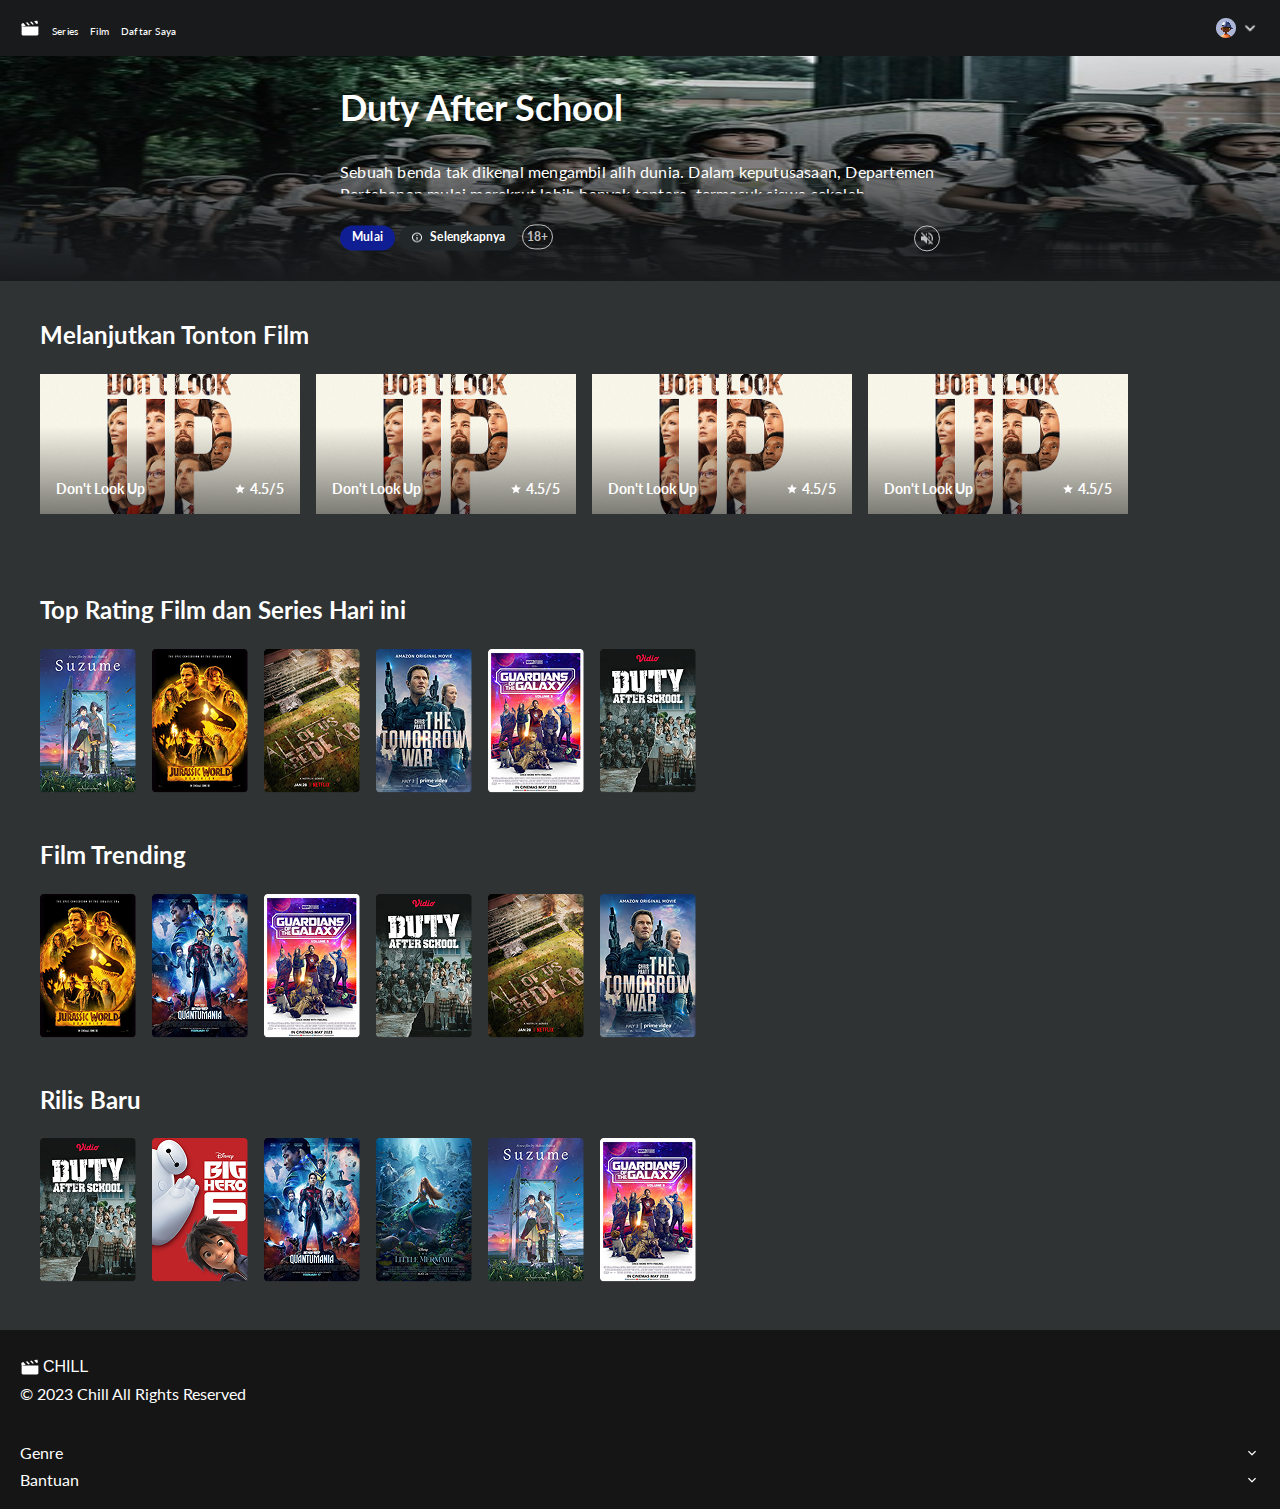
<file: index.html>
<!DOCTYPE html>
<html lang="en">
  <head>
    <meta charset="UTF-8" />
    <meta name="viewport" content="width=device-width, initial-scale=1.0" />
    <title>Home - Chill</title>
    <link rel="stylesheet" href="./css/home.css" />
  </head>
  <body class="home">
    <header class="header">
      <div class="header-left">
        <img class="header-logo" src="./images/logo.png" alt="logo" />
        <nav class="navbar">
          <ul>
            <li><a class="nav-item" href="#">Series</a></li>
            <li><a class="nav-item" href="#">Film</a></li>
            <li><a class="nav-item" href="#">Daftar Saya</a></li>
          </ul>
        </nav>
      </div>
      <div class="account">
        <img src="./images/account-image.png" alt="account-image" />
        <img src="./images/arrow-down-icon.png" alt="images/arrow-down-icon" />
      </div>
    </header>
    <main>
      <section class="hero-section">
        <img src="./images/headline-content.png" alt="headline-content" />
        <div class="headline-content">
          <h4>Duty After School</h4>
          <p>
            Sebuah benda tak dikenal mengambil alih dunia. Dalam keputusasaan,
            Departemen Pertahanan mulai merekrut lebih banyak tentara, termasuk
            siswa sekolah menengah. Mereka pun segera menjadi pejuang garis
            depan dalam perang.
          </p>
          <div class="action-container">
            <div class="left-button-container">
              <button class="button primary">Mulai</button>

              <button class="button secondary info-button-container">
                <img
                  src="./images/information-outline.png"
                  alt="information-outline"
                />
                Selengkapnya
              </button>
              <span class="button disabled">18+</span>
            </div>
            <button class="button disabled rounded">
              <img src="./images/sound-logo.png" alt="sound-logo" />
            </button>
          </div>
        </div>
      </section>
      <section class="continue-watching-section">
        <h5>Melanjutkan Tonton Film</h5>
        <div class="content-container">
          <div class="landscape-card">
            <img src="./images/cover-content-1.png" alt="cover-content-1" />
            <div class="card-description">
              <p>Don't Look Up</p>
              <div class="rating-container">
                <img src="./images/star.png" alt="star" />
                <span>4.5/5</span>
              </div>
            </div>
          </div>
          <div class="landscape-card">
            <img src="./images/cover-content-1.png" alt="cover-content-1" />
            <div class="card-description">
              <p>Don't Look Up</p>
              <div class="rating-container">
                <img src="./images/star.png" alt="star" />
                <span>4.5/5</span>
              </div>
            </div>
          </div>
          <div class="landscape-card">
            <img src="./images/cover-content-1.png" alt="cover-content-1" />
            <div class="card-description">
              <p>Don't Look Up</p>
              <div class="rating-container">
                <img src="./images/star.png" alt="star" />
                <span>4.5/5</span>
              </div>
            </div>
          </div>
          <div class="landscape-card">
            <img src="./images/cover-content-1.png" alt="cover-content-1" />
            <div class="card-description">
              <p>Don't Look Up</p>
              <div class="rating-container">
                <img src="./images/star.png" alt="star" />
                <span>4.5/5</span>
              </div>
            </div>
          </div>
        </div>
      </section>
      <section class="top-today">
        <h5>Top Rating Film dan Series Hari ini</h5>
        <div class="content-container">
          <img src="./images/movie-1.png" alt="movie-1" />
          <img src="./images/movie-2.png" alt="movie-2" />
          <img src="./images/movie-3.png" alt="movie-3" />
          <img src="./images/movie-4.png" alt="movie-4" />
          <img src="./images/movie-6.png" alt="movie-6" />
          <img src="./images/movie-8.png" alt="movie-8" />
        </div>
      </section>
      <section class="film-trending">
        <h5>Film Trending</h5>
        <div class="content-container">
          <img src="./images/movie-2.png" alt="movie-2" />
          <img src="./images/movie-5.png" alt="movie-5" />
          <img src="./images/movie-6.png" alt="movie-6" />
          <img src="./images/movie-8.png" alt="movie-8" />
          <img src="./images/movie-3.png" alt="movie-3" />
          <img src="./images/movie-4.png" alt="movie-4" />
        </div>
      </section>
      <section class="new-release">
        <h5>Rilis Baru</h5>
        <div class="content-container">
          <img src="./images/movie-8.png" alt="movie-8" />
          <img src="./images/movie-9.png" alt="movie-9" />
          <img src="./images/movie-5.png" alt="movie-5" />
          <img src="./images/movie-7.png" alt="movie-7" />
          <img src="./images/movie-1.png" alt="movie-1" />
          <img src="./images/movie-6.png" alt="movie-6" />
        </div>
      </section>
    </main>
    <footer class="footer">
      <div class="footer-logo">
        <div class="chill-logo-footer">
          <img src="./images/logo.png" alt="logo-footer" />
          <p>CHILL</p>
        </div>
        <p>&copy; 2023 Chill All Rights Reserved</p>
      </div>
      <div class="footer-detail">
        <div class="footer-detail-container">
          <span>Genre</span>
          <img src="./images/arrow-down-icon.png" alt="arrow-down-icon" />
        </div>
        <div class="footer-detail-container">
          <span>Bantuan</span>
          <img src="./images/arrow-down-icon.png" alt="arrow-down-icon" />
        </div>
      </div>
    </footer>
  </body>
</html>
</file>
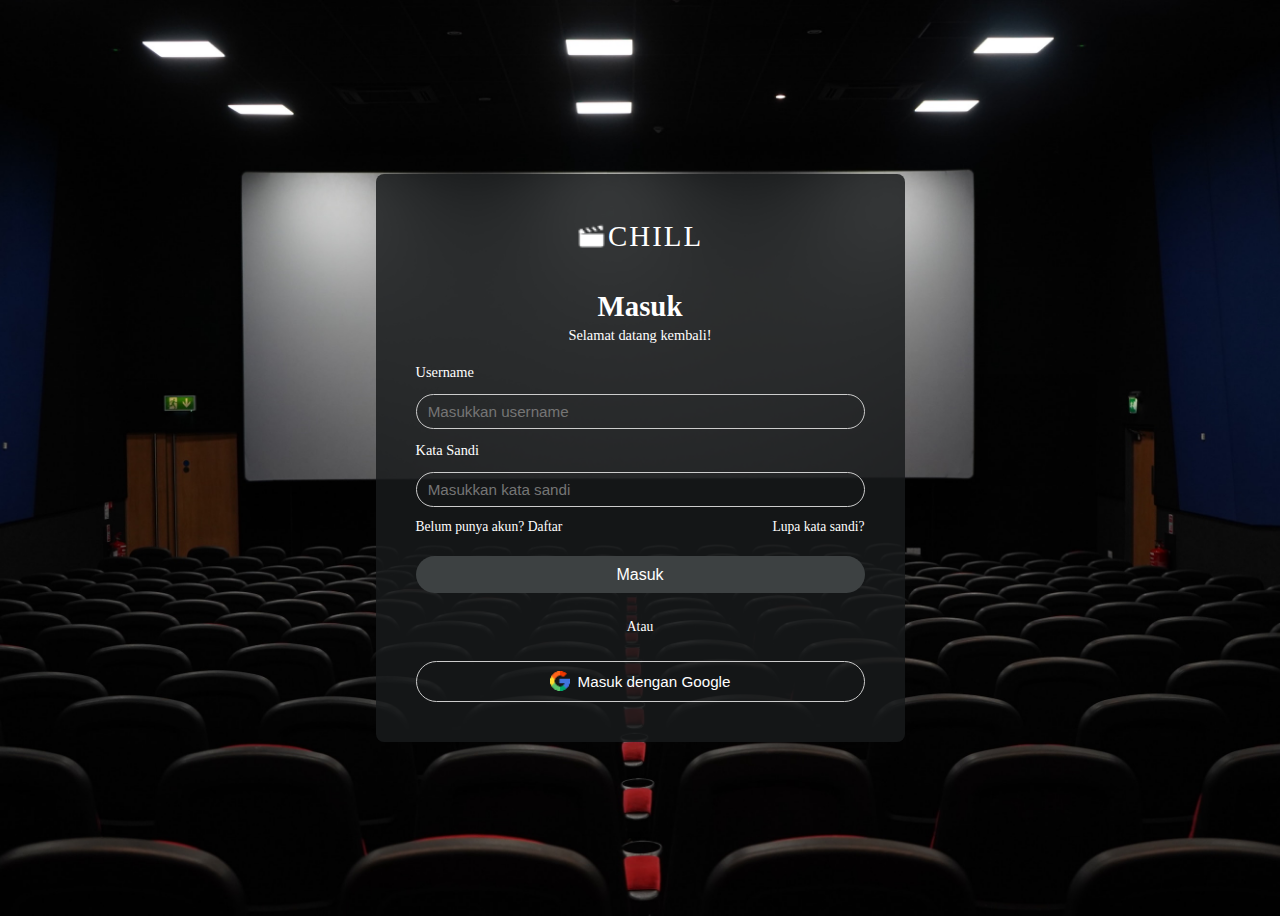
<file: login.html>
<!DOCTYPE html>
<html lang="en">
  <head>
    <meta charset="UTF-8" />
    <meta name="viewport" content="width=device-width, initial-scale=1.0" />
    <title>Login - Chill</title>
    <link rel="stylesheet" href="./css/login-register.css" />
  </head>
  <body class="login">
    <div class="login-container">
      <div class="logo-login">
        <img src="./images/logo.png" alt="logo" />
        <p>CHILL</p>
      </div>
      <div class="login-header">
        <h3>Masuk</h3>
        <p>Selamat datang kembali!</p>
      </div>
      <form action="index.html" method="post" class="login-form">
        <label for="name">Username</label>
        <input
          type="text"
          id="name"
          name="name"
          placeholder="Masukkan username"
          required
        />
        <label for="pass">Kata Sandi</label>
        <input
          type="password"
          id="pass"
          name="pass"
          placeholder="Masukkan kata sandi"
          required
        />
        <div class="form-links">
          <span>Belum punya akun? <a href="register.html">Daftar</a></span>
          <a href="#">Lupa kata sandi?</a>
        </div>
        <button type="submit" class="btn-primary">Masuk</button>
        <div class="divider">
          <span>Atau</span>
        </div>
        <button
          type="button"
          class="btn-google"
          onclick="window.location.href='index.html'"
        >
          <img src="./images/logo-google.png" alt="logo-google" />
          Masuk dengan Google
        </button>
      </form>
    </div>
  </body>
</html>
</file>
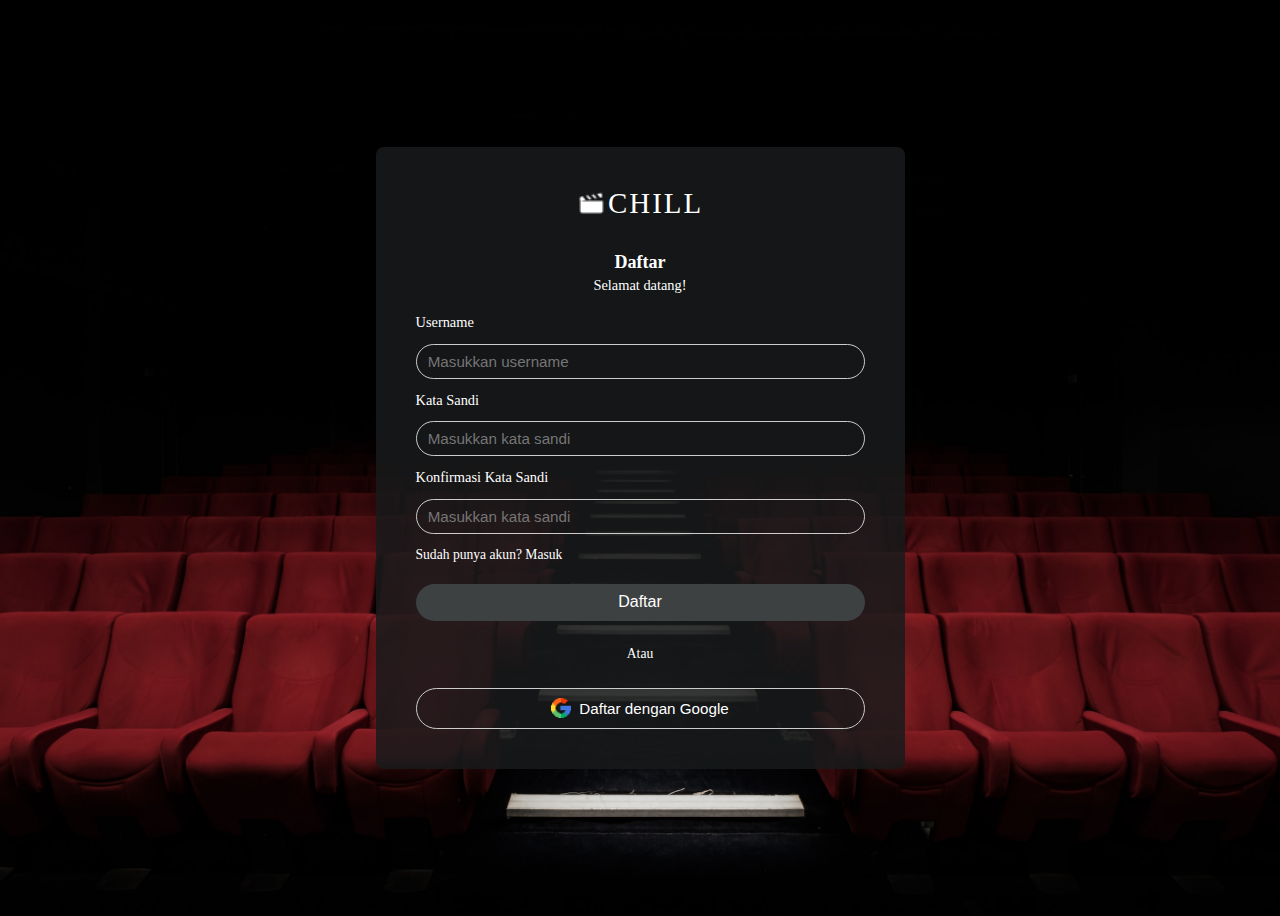
<file: register.html>
<!DOCTYPE html>
<html lang="en">
  <head>
    <meta charset="UTF-8" />
    <meta name="viewport" content="width=device-width, initial-scale=1.0" />
    <title>Register - Chill</title>
    <link rel="stylesheet" href="./css/login-register.css" />
  </head>
  <body class="register">
    <div class="register-container">
      <div class="logo-register">
        <img src="./images/logo.png" alt="logo" />
        <p>CHILL</p>
      </div>
      <div class="register-header">
        <h3>Daftar</h3>
        <p>Selamat datang!</p>
      </div>
      <form action="login.html" method="post" class="register-form">
        <label for="name">Username</label>
        <input
          type="text"
          id="name"
          name="name"
          placeholder="Masukkan username"
          required
        />
        <label for="pass">Kata Sandi</label>
        <input
          type="password"
          id="pass"
          name="pass"
          placeholder="Masukkan kata sandi"
          required
        />
        <label for="pass">Konfirmasi Kata Sandi</label>
        <input
          type="password"
          id="pass"
          name="pass"
          placeholder="Masukkan kata sandi"
          required
        />
        <div class="form-links">
          <span>Sudah punya akun? <a href="login.html">Masuk</a></span>
        </div>
        <button type="submit" class="btn-primary">Daftar</button>
        <div class="divider">
          <span>Atau</span>
        </div>
        <button
          type="button"
          class="btn-google"
          onclick="window.location.href='index.html'"
        >
          <img src="./images/logo-google.png" alt="logo-google" />
          Daftar dengan Google
        </button>
      </form>
    </div>
  </body>
</html>
</file>
<file: css/home.css>
@import url("./global.css");
.home {
  background-color: #2f3334;
}
.header {
  display: flex;
  justify-content: space-between;
  align-items: center;
  padding: 6px 20px;
  height: 44px;
  background-color: #181a1c;
  gap: 12px;
}
.header-left {
  display: flex;
  align-items: center;
  gap: 12px;
}

.header-logo {
  width: 20px;
  height: 18px;
}

.navbar ul {
  display: flex;
  list-style-type: none;
  gap: 12px;
}

.nav-item {
  color: #fff;
  text-decoration: none;
  font-size: 10px;
  font-weight: 500;
  cursor: pointer;
  line-height: 140%;
  letter-spacing: 0.2px;
}

.account {
  display: flex;
  justify-content: center;
  align-items: center;
  gap: 4px;
  cursor: pointer;
}

.account img {
  width: 20px;
  height: 20px;
}

.hero-section {
  width: 100%;
  height: 225px;
  position: relative;
}
.hero-section img {
  width: 100%;
  height: 100%;
}

.headline-content {
  width: 340px;
  position: absolute;
  top: 50%;
  left: 50%;
  transform: translate(-50%, -50%);
  display: flex;
  flex-direction: column;
  color: #fff;
  gap: 12px;
}

.headline-content h4 {
  font-size: 24px;
  font-weight: 700;
  line-height: 120%;
  letter-spacing: 0;
  text-align: left;
}

.headline-content p {
  height: 32px;
  font-size: 12px;
  line-height: 140%;
  letter-spacing: 0.2px;
  text-overflow: ellipsis;
  overflow: hidden;
  display: -webkit-box;
  -webkit-line-clamp: 2;
  -webkit-box-orient: vertical;
  margin: 16px 0;
}

.action-container {
  display: flex;
  justify-content: space-between;
  align-items: center;
  gap: 8px;
}
.left-button-container {
  width: 240px;
}

.info-button-container img {
  width: 12px;
  height: 12px;
  position: relative;
  top: 2px;
  margin-right: 4px;
}

.button {
  border-radius: 48px;
  padding: 4px 12px;
  color: #fff;
  font-size: 12px;
  font-weight: 700;
  line-height: 140%;
  letter-spacing: 0.2px;
  cursor: pointer;
  border: none;
}

.primary {
  background-color: #0f1e93;
}

.secondary {
  background-color: #22282a;
}

.disabled {
  color: #c1c2c4;
  cursor: not-allowed;
  border: 1px solid #c1c2c4;
  background-color: transparent;
  padding: 4px;
}

.rounded {
  display: flex;
  justify-content: center;
  align-items: center;
  border-radius: 50%;
  padding: 6px;
}

.continue-watching-section {
  height: 235px;
}

.continue-watching-section h5,
.top-today h5,
.film-trending h5,
.new-release h5 {
  color: #fff;
  font-size: 20px;
  font-weight: 700;
  line-height: 120%;
  letter-spacing: 0;
  margin-bottom: 20px;
}

.content-container {
  display: flex;
  flex-direction: row;
  gap: 16px;
  overflow-x: auto;
  scroll-behavior: smooth;
  padding-bottom: 8px;
}

.landscape-card {
  width: 309px;
  height: 151px;
  flex: 0 0 auto;
  position: relative;
  margin-bottom: 12px;
  border-radius: 4px;
  cursor: pointer;
}

.landscape-card img {
  width: 100%;
  height: 100%;
  object-fit: cover;
}

.card-description {
  width: 100%;
  display: flex;
  justify-content: space-between;
  align-items: center;
  position: absolute;
  bottom: 16px;
  color: #fff;
  font-size: 16px;
  font-weight: 700;
  line-height: 120%;
  letter-spacing: 0;
}

.card-description img {
  width: 12px;
  height: 12px;
}

.card-description p {
  padding-left: 16px;
}

.rating-container {
  display: flex;
  align-items: center;
  gap: 4px;
  padding-right: 16px;
}

.footer {
  background-color: #151515;
  color: #fff;
  padding: 20px;
  display: flex;
  flex-direction: column;
  gap: 40px;
}

.chill-logo-footer {
  display: flex;
  gap: 3px;
  padding: 8px 0;
}

.chill-logo-footer p {
  font-family: "Londrina Solid", sans-serif;
}
.footer-detail {
  display: flex;
  flex-direction: column;
  gap: 8px;
}

.footer-detail-container {
  display: flex;
  justify-content: space-between;
  align-items: center;
  color: #fff;
  text-decoration: none;
  font-size: 16px;
}

/* 🖥️ Desktop Layout */
@media (min-width: 768px) {
  .headline-content {
    width: 600px;
    gap: 16px;
  }

  .headline-content h4 {
    font-size: 36px;
  }

  .headline-content p {
    font-size: 16px;
    max-width: 600px;
    max-height: 75px;
    -webkit-line-clamp: 3;
  }

  /* Container film sections */
  .continue-watching-section,
  .top-today,
  .film-trending,
  .new-release {
    padding: 0 40px;
    margin: 40px auto;
  }

  /* Card ukuran lebih besar */
  .landscape-card {
    width: 260px;
    height: 140px;
  }

  .card-description {
    font-size: 14px;
  }

  .continue-watching-section h5,
  .top-today h5,
  .film-trending h5,
  .new-release h5 {
    font-size: 24px;
    margin-bottom: 24px;
  }
}
</file>
<file: css/login-register.css>
.login {
  background-image: url("../images/background-login.jpg");
  background-size: cover;
  background-position: center;
  background-repeat: no-repeat;
  justify-content: center;
  align-items: center;
  height: 100vh;
  display: flex;
  overflow: hidden;
  color: #fff;
}

.register {
  background-image: url("../images/background-register.jpg");
  background-size: cover;
  background-position: center;
  background-repeat: no-repeat;
  justify-content: center;
  align-items: center;
  height: 100vh;
  display: flex;
  overflow: hidden;
  color: #fff;
}

.login-container,
.register-container {
  background: #181a1cd6;
  padding: 24px;
  border-radius: 8px;
  width: 85%;
  display: flex;
  flex-direction: column;
  gap: 20px;
  box-sizing: border-box;
}

.logo-login,
.logo-register {
  display: flex;
  align-items: center;
  justify-content: center;
  gap: 2.31px;
  margin-bottom: 12px;
}

.logo-login img,
.logo-register img {
  width: 28.8px;
  height: 24px;
  object-fit: contain;
}

.logo-login p,
.logo-register p {
  font-family: "Londrina Solid";
  font-size: 28.88px;
  font-weight: 400;
  letter-spacing: 2px;
  margin: 0;
}

.login-header,
.register-header {
  text-align: center;
  margin-top: 0;
}

.login-header h3,
.register-header h3 {
  font-size: 18px;
  margin: 0;
}

.login-header p,
.register-header p {
  font-size: 0.9rem;
  margin: 4px 0 0;
}

.login-form,
.register-form {
  display: flex;
  flex-direction: column;
  gap: 0.8rem;
}

.login-form label,
.register-form label {
  font-size: 0.9rem;
}

.login-form input,
.register-form input {
  padding: 0.5rem 0.7rem;
  border: 1px solid #ccc;
  border-radius: 24px;
  font-size: 0.95rem;
  background: transparent;
  color: #fff;
}

.login-form input:focus,
.register-form input:focus {
  outline: none;
  border-color: #3b82f6;
  box-shadow: 0 0 0 2px rgba(59, 130, 246, 0.3);
}

/* Links */
.form-links {
  display: flex;
  justify-content: space-between;
  font-size: 0.85rem;
}

.form-links a {
  color: #fff;
  text-decoration: none;
  font-weight: 400;
}

.form-links a:hover {
  text-decoration: underline;
}

/* Buttons */
.btn-primary {
  background-color: #3d4142;
  color: white;
  padding: 0.6rem;
  font-size: 1rem;
  border: none;
  border-radius: 24px;
  cursor: pointer;
  margin-top: 0.5rem;
}

.btn-primary:hover {
  background-color: #2f3334;
}

.divider {
  text-align: center;
  margin: 0.8rem 0;
  font-size: 0.85rem;
  color: #fff;
}

.btn-google {
  display: flex;
  align-items: center;
  justify-content: center;
  gap: 0.5rem;
  padding: 0.6rem;
  font-size: 0.95rem;
  background: transparent;
  color: #fff;
  border: 1px solid #ccc;
  border-radius: 24px;
  cursor: pointer;
}

.btn-google img {
  width: 20px;
  height: 20px;
}

.btn-google:hover {
  background: #2f3334;
}

/* Responsive Desktop */
@media (min-width: 768px) {
  .login-container,
  .register-container {
    max-width: 529px;
    padding: 2.5rem;
  }

  .logo-login img,
  .register-login img {
    width: 50x;
    height: 44px;
  }

  .login-header h3,
  .register-login img {
    font-size: 1.8rem;
  }
}
</file>
